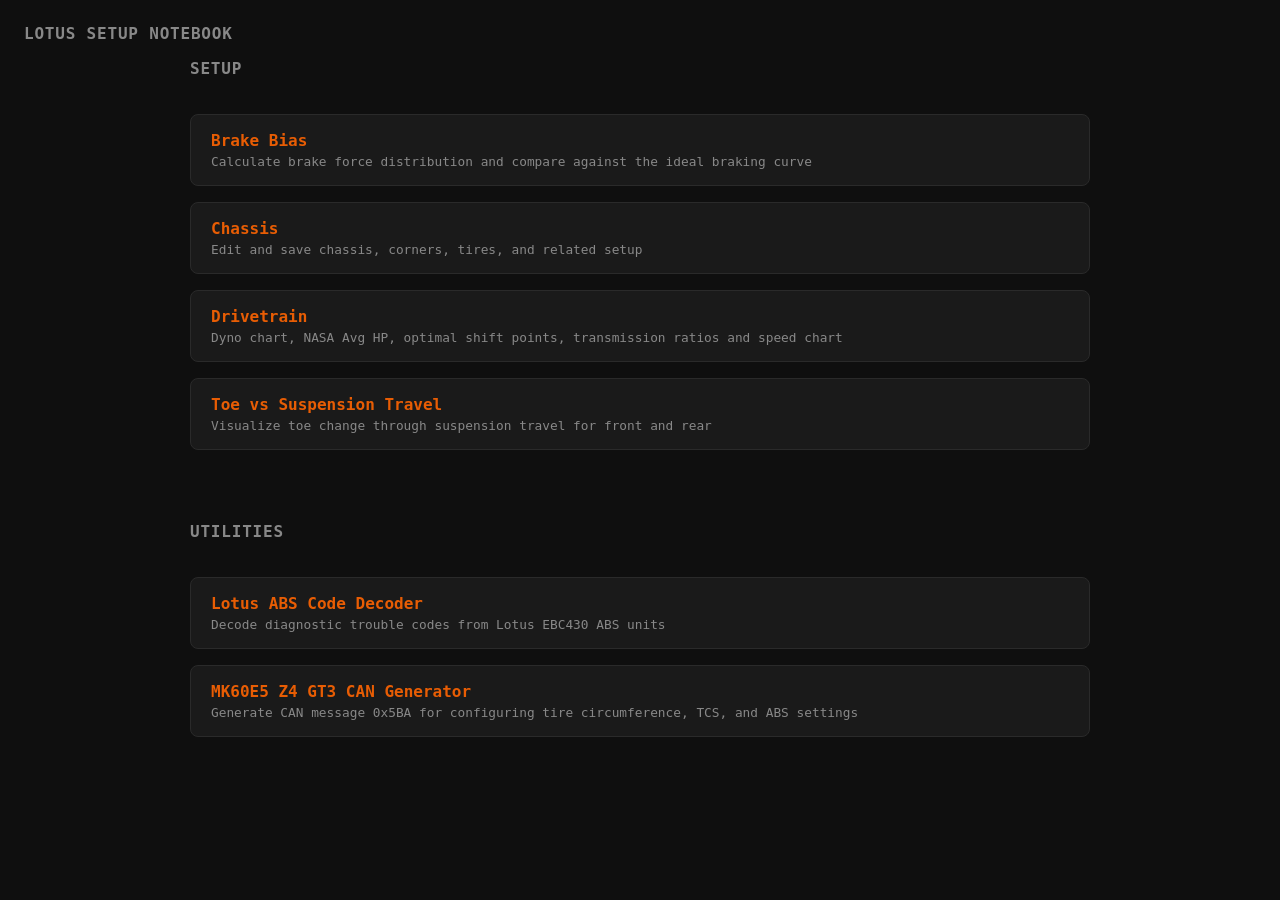
<file: index.html>
<!DOCTYPE html>
<html lang="en">
<head>
  <meta charset="UTF-8">
  <meta name="viewport" content="width=device-width, initial-scale=1.0">
  <link rel="icon" href="favicon.png">
  <title>Lotus Setup Notebook</title>
  <link rel="stylesheet" href="shared.css">
  <style>
    .tool-list {
      list-style: none;
      padding: 0;
      margin: 0;
    }
    .tool-list li {
      margin-bottom: 1rem;
    }
    .tool-list a {
      display: block;
      padding: 1rem 1.25rem;
      background: var(--surface);
      border: 1px solid var(--border);
      border-radius: 8px;
      color: var(--text);
      text-decoration: none;
      transition: border-color 0.15s, background 0.15s;
    }
    .tool-list a:hover {
      border-color: var(--accent);
      background: rgba(232, 93, 4, 0.05);
    }
    .tool-name {
      font-size: 1rem;
      font-weight: 600;
      color: var(--accent);
      margin-bottom: 0.25rem;
    }
    .tool-desc {
      font-size: 0.8rem;
      color: var(--muted);
    }
    .section-heading {
      font-size: 1rem;
      font-weight: 600;
      color: var(--muted);
      margin: 2rem 0 0.75rem;
      text-transform: uppercase;
      letter-spacing: 0.05em;
    }
    .section-heading:first-of-type {
      margin-top: 0;
    }
  </style>
</head>
<body>
  <h1>Lotus Setup Notebook</h1>
  <div class="layout">
    <h2 class="section-heading">Setup</h2>
    <ul class="tool-list">
      <li>
        <a href="lotus-brake-bias.html">
          <div class="tool-name">Brake Bias</div>
          <div class="tool-desc">Calculate brake force distribution and compare against the ideal braking curve</div>
        </a>
      </li>
      <li>
        <a href="chassis.html">
          <div class="tool-name">Chassis</div>
          <div class="tool-desc">Edit and save chassis, corners, tires, and related setup</div>
        </a>
      </li>
      <li>
        <a href="drivetrain.html">
          <div class="tool-name">Drivetrain</div>
          <div class="tool-desc">Dyno chart, NASA Avg HP, optimal shift points, transmission ratios and speed chart</div>
        </a>
      </li>
      <li>
        <a href="lotus-toe-curves.html">
          <div class="tool-name">Toe vs Suspension Travel</div>
          <div class="tool-desc">Visualize toe change through suspension travel for front and rear</div>
        </a>
      </li>
    </ul>
    <h2 class="section-heading">Utilities</h2>
    <ul class="tool-list">
      <li>
        <a href="lotus-ebc430-abs-decoder.html">
          <div class="tool-name">Lotus ABS Code Decoder</div>
          <div class="tool-desc">Decode diagnostic trouble codes from Lotus EBC430 ABS units</div>
        </a>
      </li>
      <li>
        <a href="mk60e5-z4-gt3-can-generator.html">
          <div class="tool-name">MK60E5 Z4 GT3 CAN Generator</div>
          <div class="tool-desc">Generate CAN message 0x5BA for configuring tire circumference, TCS, and ABS settings</div>
        </a>
      </li>
    </ul>
  </div>
</body>
</html>
</file>
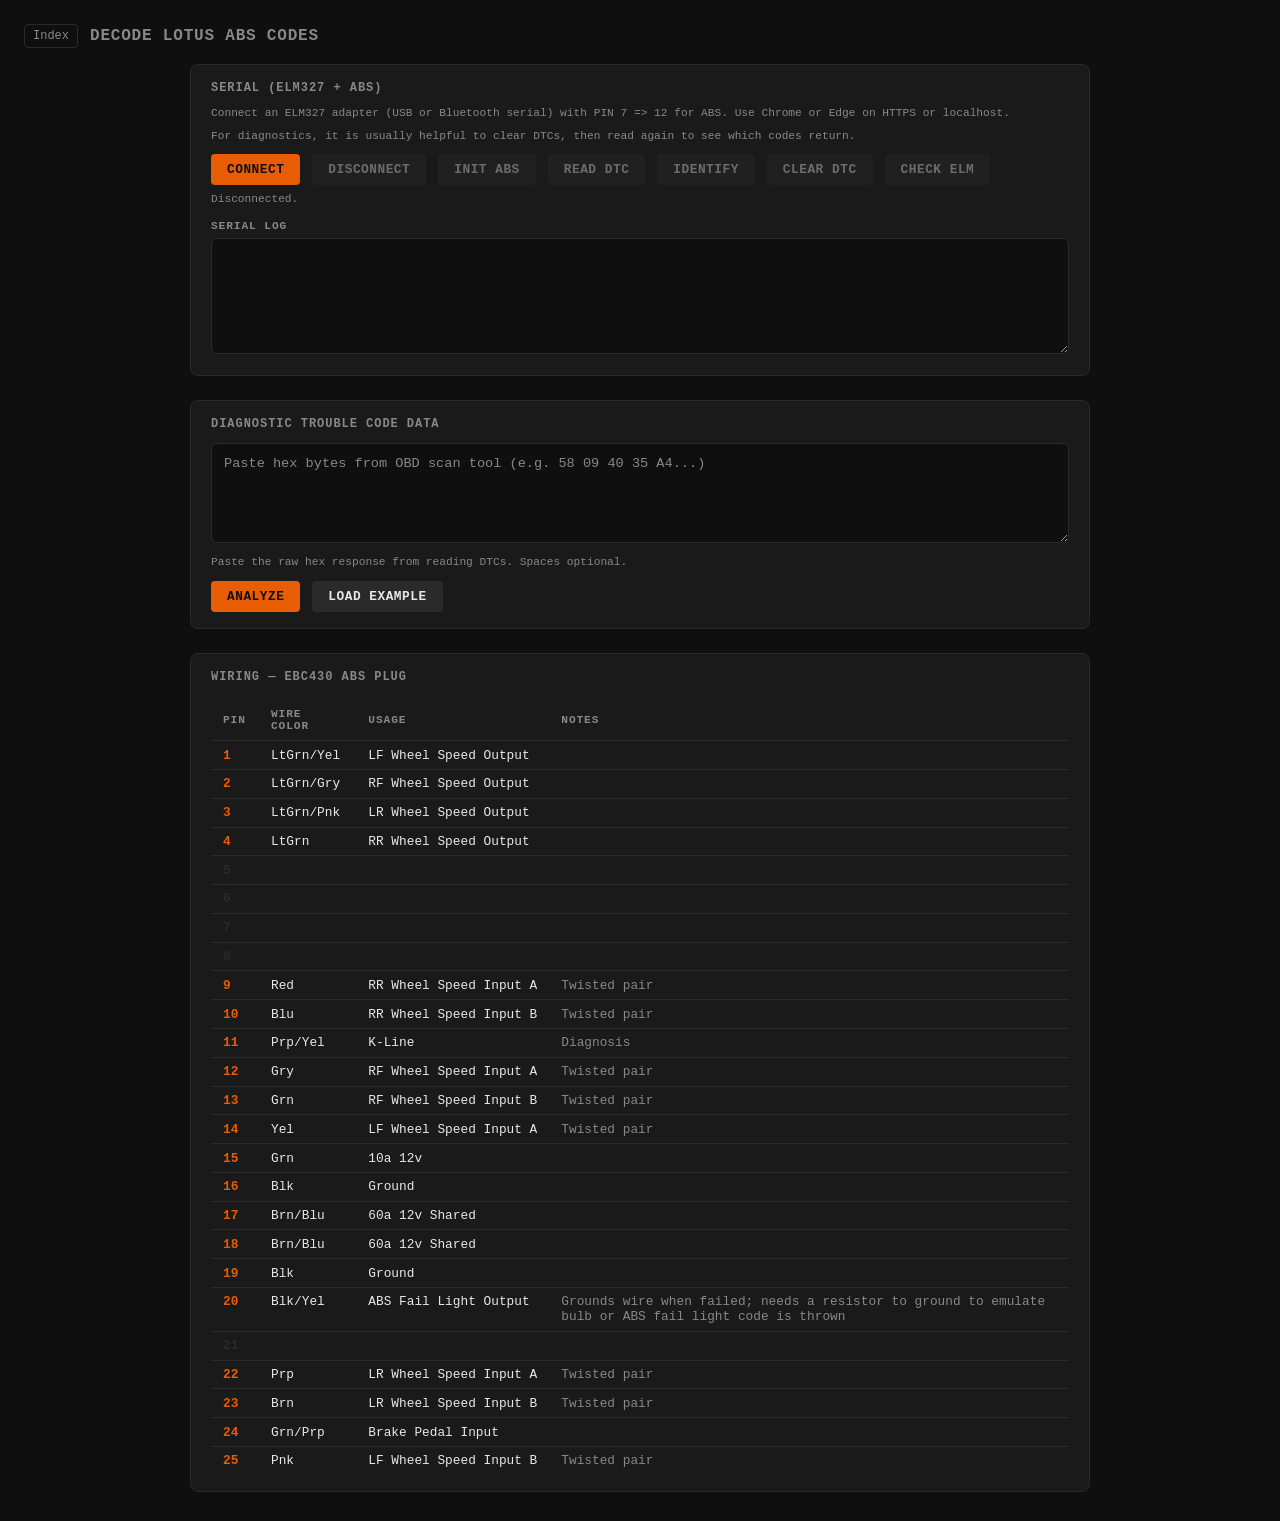
<file: lotus-ebc430-abs-decoder.html>
<!DOCTYPE html>
<html lang="en">
<head>
  <meta charset="UTF-8">
  <meta name="viewport" content="width=device-width, initial-scale=1.0">
  <link rel="icon" href="favicon.png">
  <title>Decode Lotus ABS Codes</title>
  <script src="utils.js"></script>
  <link rel="stylesheet" href="shared.css">
  <style>
    .results-panel { display: none; }
    .results-panel.visible { display: block; }
    .no-codes { font-size: 0.85rem; color: var(--success); padding: 1rem; text-align: center; }
    .code-cell { font-weight: 600; color: var(--accent); white-space: nowrap; }
    .num-cell { color: var(--muted); width: 2rem; }
    .serial-log { font-size: 0.8rem; margin-top: 0.25rem; }
    #serial-controls button:disabled {
      opacity: 0.4;
      cursor: not-allowed;
    }
    .wiring-table { font-size: 0.8rem; }
    .wiring-table td { padding: 0.4rem 0.75rem; }
    .wiring-table .pin-num { font-weight: 600; color: var(--accent); white-space: nowrap; width: 3rem; }
    .wiring-table .pin-usage { color: var(--text); white-space: nowrap; }
    .wiring-table .pin-notes { color: var(--muted); }
    .wiring-table .empty-row td { color: var(--border); }
    .notes-section { margin-top: 1rem; }
  </style>
</head>
<body>
  <div class="header">
    <a href="index.html" class="back-link">Index</a>
    <h1>Decode Lotus ABS Codes</h1>
  </div>
  <div class="layout">
    <div class="panel">
      <h2>Serial (ELM327 + ABS)</h2>
      <p class="hint">Connect an ELM327 adapter (USB or Bluetooth serial) with PIN 7 => 12 for ABS. Use Chrome or Edge on HTTPS or localhost.</p>
      <p class="hint">For diagnostics, it is usually helpful to clear DTCs, then read again to see which codes return.</p>
      <div id="serial-unsupported" class="error" style="display: none;">Serial not available in this browser. Use Chrome or Edge and ensure the page is served over HTTPS or localhost.</div>
      <div id="serial-controls">
        <div class="button-row">
          <button type="button" id="serial-connect">Connect</button>
          <button type="button" id="serial-disconnect" class="secondary" disabled>Disconnect</button>
          <button type="button" id="serial-init" class="secondary" disabled>Init ABS</button>
          <button type="button" id="serial-read-dtc" class="secondary" disabled>Read DTC</button>
          <button type="button" id="serial-ident" class="secondary" disabled>Identify</button>
          <button type="button" id="serial-clear-dtc" class="secondary" disabled>Clear DTC</button>
          <button type="button" id="serial-check-elm" class="secondary" disabled>Check ELM</button>
        </div>
        <p class="hint" id="serial-status">Disconnected.</p>
        <label for="serial-log" class="output-label">Serial log</label>
        <textarea id="serial-log" readonly rows="6" class="serial-log"></textarea>
      </div>
    </div>
    <div class="panel">
      <h2>Diagnostic Trouble Code Data</h2>
      <textarea id="dtc-data" placeholder="Paste hex bytes from OBD scan tool (e.g. 58 09 40 35 A4...)"></textarea>
      <p class="hint">Paste the raw hex response from reading DTCs. Spaces optional.</p>
      <p class="error" id="error"></p>
      <div class="button-row">
        <button type="button" id="analyze-btn">Analyze</button>
        <button type="button" id="example-btn" class="secondary">Load Example</button>
      </div>
    </div>

    <div class="panel results-panel" id="results-panel">
      <h2>Results</h2>
      <p class="summary" id="summary"></p>
      <div id="no-codes" class="no-codes" style="display: none;">No diagnostic trouble codes found.</div>
      <table id="dtc-table" style="display: none;">
        <thead>
          <tr>
            <th>#</th>
            <th>Code</th>
            <th>Explanation</th>
          </tr>
        </thead>
        <tbody id="dtc-tbody"></tbody>
      </table>
    </div>

    <div class="panel">
      <h2>Wiring — EBC430 ABS Plug</h2>
      <div class="notes-section">
        <table class="wiring-table">
          <thead>
            <tr>
              <th>Pin</th>
              <th>Wire Color</th>
              <th>Usage</th>
              <th>Notes</th>
            </tr>
          </thead>
          <tbody>
            <tr>
              <td class="pin-num">1</td>
              <td>LtGrn/Yel</td>
              <td class="pin-usage">LF Wheel Speed Output</td>
              <td class="pin-notes"></td>
            </tr>
            <tr>
              <td class="pin-num">2</td>
              <td>LtGrn/Gry</td>
              <td class="pin-usage">RF Wheel Speed Output</td>
              <td class="pin-notes"></td>
            </tr>
            <tr>
              <td class="pin-num">3</td>
              <td>LtGrn/Pnk</td>
              <td class="pin-usage">LR Wheel Speed Output</td>
              <td class="pin-notes"></td>
            </tr>
            <tr>
              <td class="pin-num">4</td>
              <td>LtGrn</td>
              <td class="pin-usage">RR Wheel Speed Output</td>
              <td class="pin-notes"></td>
            </tr>
            <tr class="empty-row">
              <td class="pin-num">5</td>
              <td></td>
              <td class="pin-usage"></td>
              <td class="pin-notes"></td>
            </tr>
            <tr class="empty-row">
              <td class="pin-num">6</td>
              <td></td>
              <td class="pin-usage"></td>
              <td class="pin-notes"></td>
            </tr>
            <tr class="empty-row">
              <td class="pin-num">7</td>
              <td></td>
              <td class="pin-usage"></td>
              <td class="pin-notes"></td>
            </tr>
            <tr class="empty-row">
              <td class="pin-num">8</td>
              <td></td>
              <td class="pin-usage"></td>
              <td class="pin-notes"></td>
            </tr>
            <tr>
              <td class="pin-num">9</td>
              <td>Red</td>
              <td class="pin-usage">RR Wheel Speed Input A</td>
              <td class="pin-notes">Twisted pair</td>
            </tr>
            <tr>
              <td class="pin-num">10</td>
              <td>Blu</td>
              <td class="pin-usage">RR Wheel Speed Input B</td>
              <td class="pin-notes">Twisted pair</td>
            </tr>
            <tr>
              <td class="pin-num">11</td>
              <td>Prp/Yel</td>
              <td class="pin-usage">K-Line</td>
              <td class="pin-notes">Diagnosis</td>
            </tr>
            <tr>
              <td class="pin-num">12</td>
              <td>Gry</td>
              <td class="pin-usage">RF Wheel Speed Input A</td>
              <td class="pin-notes">Twisted pair</td>
            </tr>
            <tr>
              <td class="pin-num">13</td>
              <td>Grn</td>
              <td class="pin-usage">RF Wheel Speed Input B</td>
              <td class="pin-notes">Twisted pair</td>
            </tr>
            <tr>
              <td class="pin-num">14</td>
              <td>Yel</td>
              <td class="pin-usage">LF Wheel Speed Input A</td>
              <td class="pin-notes">Twisted pair</td>
            </tr>
            <tr>
              <td class="pin-num">15</td>
              <td>Grn</td>
              <td class="pin-usage">10a 12v</td>
              <td class="pin-notes"></td>
            </tr>
            <tr>
              <td class="pin-num">16</td>
              <td>Blk</td>
              <td class="pin-usage">Ground</td>
              <td class="pin-notes"></td>
            </tr>
            <tr>
              <td class="pin-num">17</td>
              <td>Brn/Blu</td>
              <td class="pin-usage">60a 12v Shared</td>
              <td class="pin-notes"></td>
            </tr>
            <tr>
              <td class="pin-num">18</td>
              <td>Brn/Blu</td>
              <td class="pin-usage">60a 12v Shared</td>
              <td class="pin-notes"></td>
            </tr>
            <tr>
              <td class="pin-num">19</td>
              <td>Blk</td>
              <td class="pin-usage">Ground</td>
              <td class="pin-notes"></td>
            </tr>
            <tr>
              <td class="pin-num">20</td>
              <td>Blk/Yel</td>
              <td class="pin-usage">ABS Fail Light Output</td>
              <td class="pin-notes">Grounds wire when failed; needs a resistor to ground to emulate bulb or ABS fail light code is thrown</td>
            </tr>
            <tr class="empty-row">
              <td class="pin-num">21</td>
              <td></td>
              <td class="pin-usage"></td>
              <td class="pin-notes"></td>
            </tr>
            <tr>
              <td class="pin-num">22</td>
              <td>Prp</td>
              <td class="pin-usage">LR Wheel Speed Input A</td>
              <td class="pin-notes">Twisted pair</td>
            </tr>
            <tr>
              <td class="pin-num">23</td>
              <td>Brn</td>
              <td class="pin-usage">LR Wheel Speed Input B</td>
              <td class="pin-notes">Twisted pair</td>
            </tr>
            <tr>
              <td class="pin-num">24</td>
              <td>Grn/Prp</td>
              <td class="pin-usage">Brake Pedal Input</td>
              <td class="pin-notes"></td>
            </tr>
            <tr>
              <td class="pin-num">25</td>
              <td>Pnk</td>
              <td class="pin-usage">LF Wheel Speed Input B</td>
              <td class="pin-notes">Twisted pair</td>
            </tr>
          </tbody>
        </table>
      </div>
    </div>
  </div>

  <script>
    const DTC_DEFINITIONS = {
      0x0035: "Front left wheel speed sensor: Short circuit or circuit open",
      0x0040: "Front right wheel speed sensor: Short circuit or circuit open",
      0x0045: "Rear left wheel speed sensor: Short circuit or circuit open",
      0x0050: "Rear right wheel speed sensor: Short circuit or circuit open",
      0x0060: "Front left outlet solenoid valve circuit malfunction",
      0x0065: "Front left inlet solenoid valve circuit malfunction",
      0x0070: "Front right outlet solenoid valve circuit malfunction",
      0x0075: "Front right inlet solenoid valve circuit malfunction",
      0x0080: "Rear left outlet solenoid valve circuit malfunction",
      0x0085: "Rear left inlet solenoid valve circuit malfunction",
      0x0090: "Rear right outlet solenoid valve circuit malfunction",
      0x0095: "Rear right inlet solenoid valve circuit malfunction",
      0x0110: "Return pump: circuit open or shorted, locked or shorted",
      0x0121: "Valve relay circuit malfunction",
      0x0161: "Brake light switch fault",
      0x0232: "Brake system telltale voltage: high, low, or open circuit",
      0x0245: "Wheel speed: sensor erratic signal or error",
      0x0252: "Speed calculation error between 8 bits",
      0x0550: "Replace electronic control unit",
      0x0556: "Watchdog error",
      0x0560: "Replace electronic control unit",
      0x0561: "8 bit RAM / ROM error",
      0x0563: "16 bit ROM error",
      0x0564: "16 bit RAM error",
      0x0800: "Switched battery voltage: high (valve relay) or low (valve relay)"
    };

    function parseDtcResponse(payloadBytes) {
      if (payloadBytes.length < 2) {
        return { error: "Response too short" };
      }

      const dtcCount = payloadBytes[1];
      const expectedLength = 2 + (dtcCount * 3);

      if (payloadBytes.length < expectedLength) {
        return { error: `Expected ${expectedLength} bytes for ${dtcCount} DTCs, got ${payloadBytes.length}` };
      }

      const dtcs = [];

      for (let i = 0; i < dtcCount; i++) {
        const offset = 2 + (3 * i);
        const byte1 = payloadBytes[offset];
        const byte2 = payloadBytes[offset + 1];
        const status = payloadBytes[offset + 2];

        const typeCode = (byte1 >> 6) & 0x3;
        const typeChars = ['P', 'C', 'B', 'U'];
        const typeChar = typeChars[typeCode] || '?';

        const dtcCode = ((byte1 << 8) | byte2) & 0x3FFF;
        const dtcStr = `${typeChar}${dtcCode.toString(16).toUpperCase().padStart(4, '0')}`;
        const explanation = DTC_DEFINITIONS[dtcCode] || "Unknown DTC";

        dtcs.push({
          code: dtcCode,
          typeChar,
          displayCode: dtcStr,
          status,
          explanation
        });
      }

      return {
        sid: payloadBytes[0] - 0x40,
        count: dtcCount,
        dtcs
      };
    }

    function parseHexInput(input) {
      const cleaned = input.trim().replace(/\s+/g, '');

      if (cleaned.length === 0) {
        return { error: "Please paste diagnostic trouble code data" };
      }

      if (!/^[0-9a-fA-F]+$/.test(cleaned)) {
        return { error: "Invalid characters in input. Use hex bytes only (0-9, A-F)" };
      }

      if (cleaned.length % 2 !== 0) {
        return { error: "Invalid data length. Ensure you've pasted the complete response" };
      }

      const bytes = [];
      for (let i = 0; i < cleaned.length; i += 2) {
        bytes.push(parseInt(cleaned.substring(i, i + 2), 16));
      }

      return { bytes };
    }

    const dataInput = $('dtc-data');
    const errorEl = $('error');
    const resultsPanel = $('results-panel');
    const summaryEl = $('summary');
    const noCodesEl = $('no-codes');
    const tableEl = $('dtc-table');
    const tbodyEl = $('dtc-tbody');
    const analyzeBtn = $('analyze-btn');
    const exampleBtn = $('example-btn');

    function analyze() {
      errorEl.textContent = '';
      resultsPanel.classList.remove('visible');

      const parseResult = parseHexInput(dataInput.value);
      if (parseResult.error) {
        errorEl.textContent = parseResult.error;
        return;
      }

      const dtcResult = parseDtcResponse(parseResult.bytes);
      if (dtcResult.error) {
        errorEl.textContent = dtcResult.error;
        return;
      }

      displayDtcResult(dtcResult);
    }

    function displayDtcResult(dtcResult) {
      const chassisDtcs = dtcResult.dtcs.filter(d => d.typeChar === 'C');

      summaryEl.innerHTML = `Found <strong>${dtcResult.count}</strong> total DTC(s), ` +
        `<strong>${chassisDtcs.length}</strong> chassis code(s) displayed.`;

      tbodyEl.innerHTML = '';

      if (chassisDtcs.length === 0) {
        noCodesEl.style.display = '';
        tableEl.style.display = 'none';
      } else {
        noCodesEl.style.display = 'none';
        tableEl.style.display = '';

        chassisDtcs.forEach((dtc, index) => {
          const row = document.createElement('tr');
          row.innerHTML = `
            <td class="num-cell">${index + 1}</td>
            <td class="code-cell">${dtc.displayCode}</td>
            <td class="explanation-cell">${dtc.explanation}</td>
          `;
          tbodyEl.appendChild(row);
        });
      }

      resultsPanel.classList.add('visible');
    }

    function loadExample() {
      dataInput.value = "58 09 40 35 A4 40 40 A4 40 45 A4 40 50 A4 40 35 A5 40 40 A5 40 40 A6 41 61 20 42 32 61";
      analyze();
    }

    analyzeBtn.addEventListener('click', analyze);
    exampleBtn.addEventListener('click', loadExample);

    dataInput.addEventListener('keydown', (e) => {
      if (e.key === 'Enter' && !e.shiftKey) {
        e.preventDefault();
        analyze();
      }
    });

    // --- Serial (Web Serial API) ---
    const serialUnsupported = $('serial-unsupported');
    const serialConnectBtn = $('serial-connect');
    const serialDisconnectBtn = $('serial-disconnect');
    const serialInitBtn = $('serial-init');
    const serialReadDtcBtn = $('serial-read-dtc');
    const serialIdentBtn = $('serial-ident');
    const serialClearBtn = $('serial-clear-dtc');
    const serialCheckElmBtn = $('serial-check-elm');
    const serialStatus = $('serial-status');
    const serialLog = $('serial-log');

    if (!('serial' in navigator)) {
      serialUnsupported.style.display = 'block';
      serialConnectBtn.disabled = true;
      serialDisconnectBtn.disabled = true;
      serialInitBtn.disabled = true;
      serialReadDtcBtn.disabled = true;
      serialIdentBtn.disabled = true;
      serialClearBtn.disabled = true;
      serialCheckElmBtn.disabled = true;
    }

    let serialPort = null;
    let serialReader = null;
    let inputBuffer = '';

    function debugLog(...args) {
      if (typeof console !== 'undefined' && console.log) {
        console.log('[EBC430 ABS]', ...args);
      }
    }

    function appendSerialLog(text) {
      const line = serialLog.value ? serialLog.value + '\n' + text : text;
      serialLog.value = line.slice(-8000);
      serialLog.scrollTop = serialLog.scrollHeight;
      debugLog(text);
    }

    function setSerialConnected(connected) {
      serialConnectBtn.disabled = connected;
      serialDisconnectBtn.disabled = !connected;
      serialInitBtn.disabled = !connected;
      serialReadDtcBtn.disabled = !connected;
      serialIdentBtn.disabled = !connected;
      serialClearBtn.disabled = !connected;
      serialCheckElmBtn.disabled = !connected;
      serialStatus.textContent = connected ? 'Connected.' : 'Disconnected.';
    }

    async function sendLine(line) {
      if (!serialPort || !serialPort.writable) return;
      const writer = serialPort.writable.getWriter();
      try {
        appendSerialLog('> ' + line);
        await writer.write(new TextEncoder().encode(line + '\r'));
      } finally {
        writer.releaseLock();
      }
    }

    async function readLoop() {
      while (serialPort && serialPort.readable) {
        serialReader = serialPort.readable.getReader();
        try {
          while (true) {
            const { value, done } = await serialReader.read();
            if (done) break;
            if (value) {
              const text = typeof value === 'string' ? value : new TextDecoder().decode(value);
              inputBuffer += text;
              debugLog('Raw In:', text);
            }
          }
        } catch (e) {
          debugLog('Read error:', e);
        } finally {
          serialReader.releaseLock();
          serialReader = null;
        }
        break;
      }
    }

    async function readLinesWithTimeout(ms) {
      const timeout = Date.now() + ms;
      while (Date.now() < timeout) {
        if (inputBuffer.includes('\r') || inputBuffer.includes('\n') || inputBuffer.includes('>')) break;
        await new Promise(r => setTimeout(r, 50));
      }

      // Split on any CR/LF sequence and trim; drop empty lines and lone prompts
      const rawLines = inputBuffer.split(/[\r\n]+/);
      inputBuffer = '';

      const lines = rawLines
        .map(l => l.trim())
        .filter(l => l && l !== '>');

      lines.forEach(l => appendSerialLog('< ' + l));
      return lines;
    }

    async function connectSerial() {
      try {
        debugLog('Requesting serial port for ELM327…');
        serialPort = await navigator.serial.requestPort();
        await serialPort.open({ baudRate: 38400 });
        debugLog('Serial port opened at 38400 baud.', serialPort.getInfo && serialPort.getInfo());
        inputBuffer = '';
        if (serialPort.setSignals) {
          await serialPort.setSignals({ dataTerminalReady: true, requestToSend: true });
          debugLog('Serial control signals set: DTR=true, RTS=true');
        }
        readLoop();
        await new Promise(r => setTimeout(r, 100));
        setSerialConnected(true);
        appendSerialLog('Connected at 38400 baud.');
        serialStatus.textContent = 'Initializing ABS...';
        const elmOk = await initAbs();
        if (!elmOk) {
          serialStatus.textContent = 'No response from ELM adapter. Check power/wiring.';
          appendSerialLog('No response from ELM during init.');
          debugLog('InitAbs: no response from adapter.');
          return;
        }
        serialStatus.textContent = 'Connected. Reading identification...';
        await identifyAbs();
      } catch (e) {
        appendSerialLog('Connect failed: ' + (e.message || e));
        debugLog('Connect failed', e);
      }
    }

    async function disconnectSerial() {
      if (!serialPort) return;
      try {
        debugLog('Disconnecting serial…');
        await serialPort.close();
      } catch (e) {
        appendSerialLog('Disconnect: ' + (e.message || e));
        debugLog('Disconnect error', e);
      }
      serialPort = null;
      inputBuffer = '';
      setSerialConnected(false);
      appendSerialLog('Disconnected.');
    }

    async function initAbs() {
      if (!serialPort || !serialPort.writable) {
        appendSerialLog('Init requested but serial is not connected.');
        serialStatus.textContent = 'Not connected.';
        return false;
      }
      debugLog('Starting initAbs sequence…');
      const cmds = ['ATZ', 'AT L1', 'AT SH 812BF1', 'AT WM 812BF13E', 'AT SP 5'];
      let sawResponse = false;
      for (const cmd of cmds) {
        debugLog('Sending init command', cmd);
        await sendLine(cmd);
        await new Promise(r => setTimeout(r, cmd === 'ATZ' ? 1000 : 400));
        const lines = await readLinesWithTimeout(1200);
        debugLog('Init command response lines', cmd, lines);
        if (lines && lines.length) sawResponse = true;
        const busErr = getBusErrorLine(lines);
        if (busErr) {
          serialStatus.textContent = 'ABS not connected: BUS INIT/BUS ERROR. Check K-line wiring (pin 7 → 12).';
          appendSerialLog('Bus error: ' + busErr);
          appendSerialLog('Check adapter wiring to ABS (e.g. pin 7 to pin 12 on connector).');
        }
      }
      appendSerialLog('Init sequence sent.');
      debugLog('InitAbs complete, sawResponse =', sawResponse);
      return sawResponse;
    }

    function extractHexLine(lines) {
      for (const line of lines) {
        const hexOnly = line.replace(/\s+/g, ' ').trim();
        if (/^[0-9A-Fa-f\s]+$/.test(hexOnly) && hexOnly.replace(/\s/g, '').length >= 16 && (hexOnly.includes('58') || hexOnly.includes('59'))) {
          return hexOnly;
        }
      }
      return null;
    }

    function getBusErrorLine(lines) {
      if (!lines || !lines.length) return null;
      const err = lines.find(l => /BUS\s*INIT|BUS\s*ERROR/i.test(l));
      return err || null;
    }

    async function readDtcSerial() {
      if (!serialPort || !serialPort.writable) {
        appendSerialLog('Read DTC requested but serial is not connected.');
        serialStatus.textContent = 'Not connected.';
        return;
      }
      debugLog('Requesting DTC read…');
      errorEl.textContent = '';
      resultsPanel.classList.remove('visible');
      await sendLine('18 00 FF 00');
      const lines = await readLinesWithTimeout(2500);
       debugLog('Raw DTC response lines', lines);
      const hexLine = extractHexLine(lines);
      if (!hexLine) {
        const busErr = getBusErrorLine(lines);
        if (busErr) {
          errorEl.textContent = 'ABS bus error (not connected). Check K-line wiring: pin 7 → 12 on the ABS connector.';
          serialStatus.textContent = 'BUS ERROR: check K-line (pin 7 → 12).';
          appendSerialLog('No DTC hex line; bus error: ' + busErr);
        } else {
          errorEl.textContent = 'No valid DTC response from ABS. Check init and adapter.';
          appendSerialLog('No DTC hex line found in response.');
        }
        debugLog('No hex DTC line could be extracted from response.');
        return;
      }
      debugLog('Using hex line for DTC parse', hexLine);
      const parseResult = parseHexInput(hexLine);
      if (parseResult.error) {
        errorEl.textContent = parseResult.error;
        appendSerialLog('Parse: ' + parseResult.error);
        return;
      }
      const dtcResult = parseDtcResponse(parseResult.bytes);
      if (dtcResult.error) {
        errorEl.textContent = dtcResult.error;
        appendSerialLog('DTC: ' + dtcResult.error);
        debugLog('DTC parse error', dtcResult.error);
        return;
      }
      debugLog('DTC decode result', dtcResult);
      displayDtcResult(dtcResult);
    }

    async function identifyAbs() {
      if (!serialPort || !serialPort.writable) {
        appendSerialLog('Identify requested but serial is not connected.');
        serialStatus.textContent = 'Not connected.';
        return;
      }
      debugLog('Requesting ABS identification…');
      errorEl.textContent = '';
      await sendLine('1A 80');
      const lines = await readLinesWithTimeout(2500);
      debugLog('Identification response lines', lines);
      const busErr = getBusErrorLine(lines);
      if (busErr) {
        appendSerialLog('Identification response: ' + busErr);
        serialStatus.textContent = 'ABS not connected: BUS ERROR. Check K-line (pin 7 → 12).';
        return;
      }
      if (!lines.length) {
        appendSerialLog('No identification response.');
        serialStatus.textContent = 'No identification response.';
        return;
      }
      appendSerialLog('Identification complete.');
      serialStatus.textContent = 'Identification received (see serial log).';
    }

    async function clearDtcSerial() {
      if (!serialPort || !serialPort.writable) {
        appendSerialLog('Clear DTC requested but serial is not connected.');
        serialStatus.textContent = 'Not connected.';
        return;
      }
      debugLog('Requesting DTC clear…');
      errorEl.textContent = '';
      await sendLine('14 FF 00');
      const lines = await readLinesWithTimeout(2500);
      debugLog('Clear DTC response lines', lines);
      if (!lines.length) {
        appendSerialLog('No response to clear command.');
      }
      appendSerialLog('Clear DTC command sent.');
      serialStatus.textContent = 'Clear command sent (cycle ignition and re-read).';
    }

    async function checkElm() {
      if (!serialPort || !serialPort.writable) {
        appendSerialLog('Check ELM requested but serial is not connected.');
        serialStatus.textContent = 'Not connected.';
        return;
      }
      debugLog('Check ELM: sending ATZ then ATI…');
      serialStatus.textContent = 'Checking ELM…';
      await sendLine('ATZ');
      await new Promise(r => setTimeout(r, 1000));
      await readLinesWithTimeout(1500);
      await sendLine('ATI');
      const lines = await readLinesWithTimeout(2000);
      debugLog('Check ELM response lines', lines);
      if (lines && lines.length) {
        const versionLine = lines.find(l => /ELM|OBD|v\d/i.test(l)) || lines[0];
        serialStatus.textContent = 'ELM: ' + versionLine;
        appendSerialLog('Check ELM: ' + versionLine);
      } else {
        serialStatus.textContent = 'No ELM response. Check baud/power.';
        appendSerialLog('Check ELM: no response.');
      }
    }

    // Ensure a clean initial state when serial is supported
    if ('serial' in navigator) {
      setSerialConnected(false);
    }

    serialConnectBtn.addEventListener('click', connectSerial);
    serialDisconnectBtn.addEventListener('click', disconnectSerial);
    serialInitBtn.addEventListener('click', initAbs);
    serialReadDtcBtn.addEventListener('click', readDtcSerial);
    serialIdentBtn.addEventListener('click', identifyAbs);
    serialClearBtn.addEventListener('click', clearDtcSerial);
    serialCheckElmBtn.addEventListener('click', checkElm);
  </script>
</body>
</html>
</file>
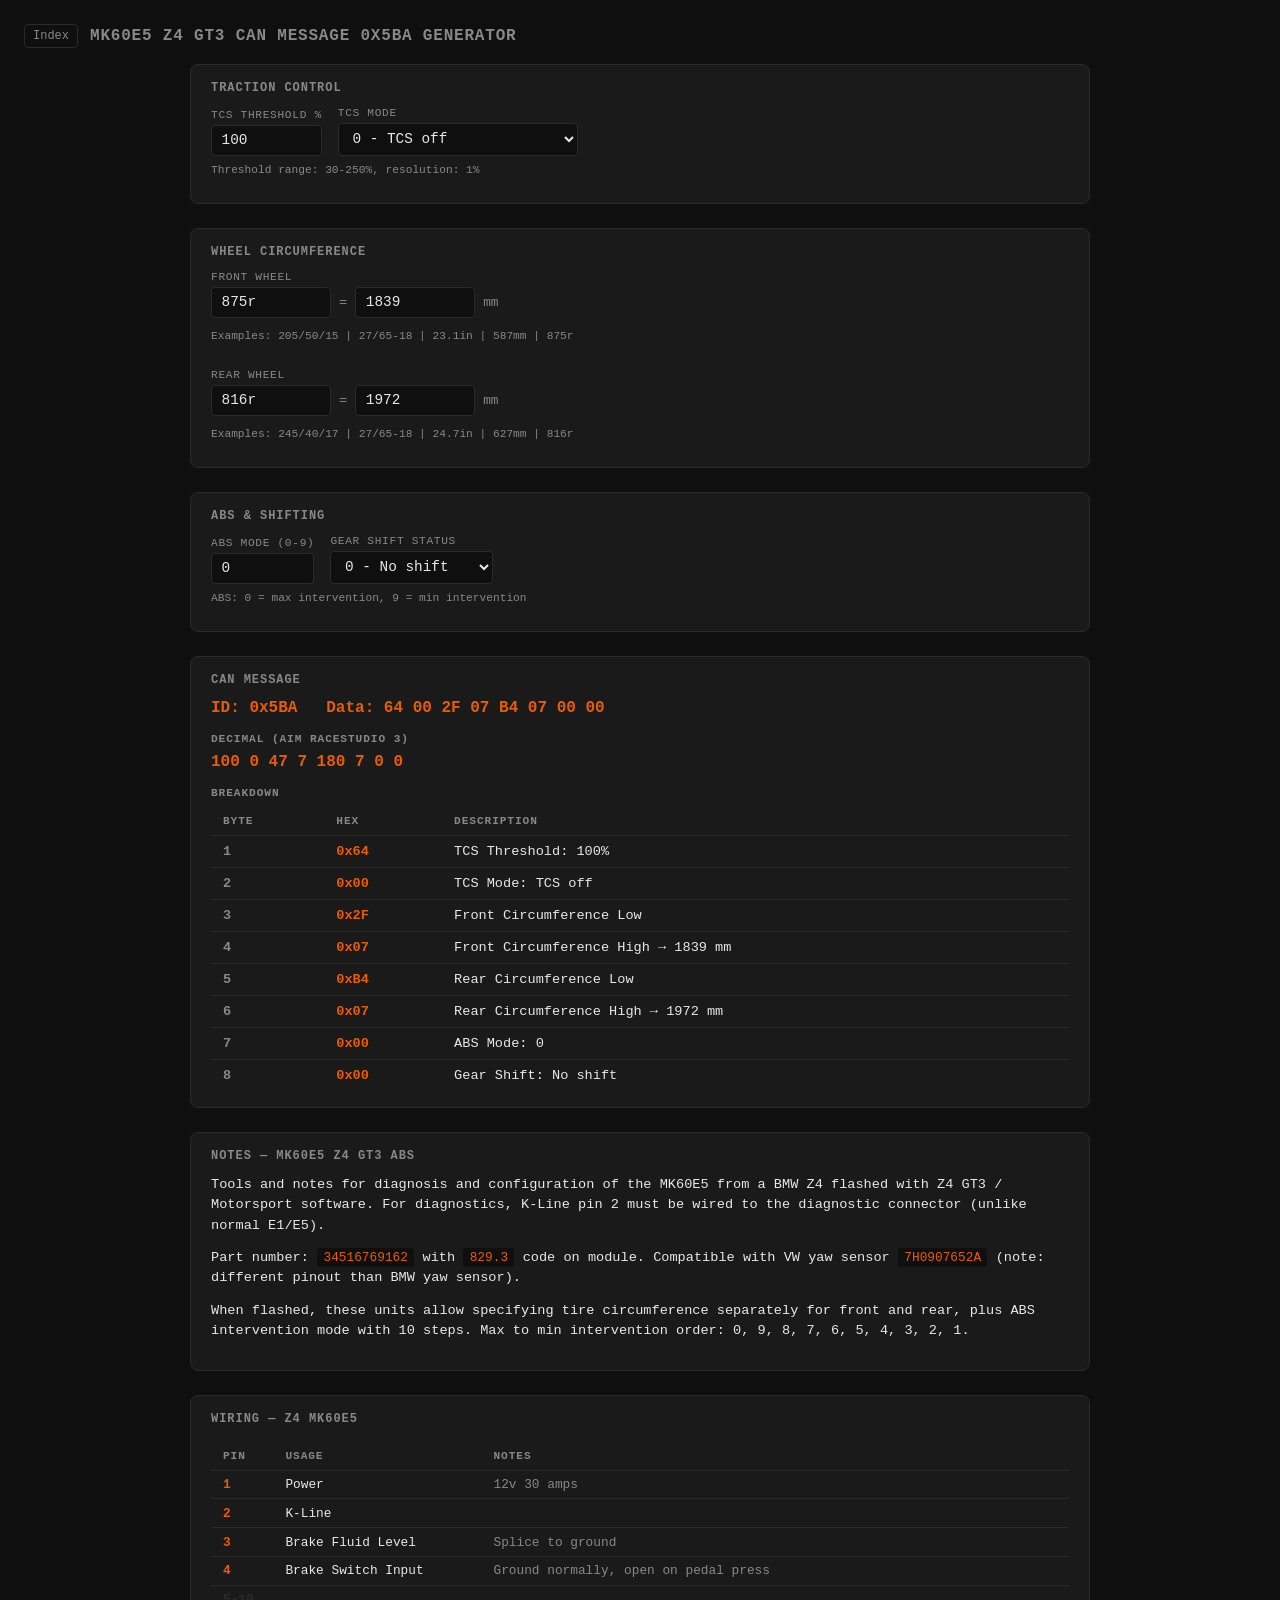
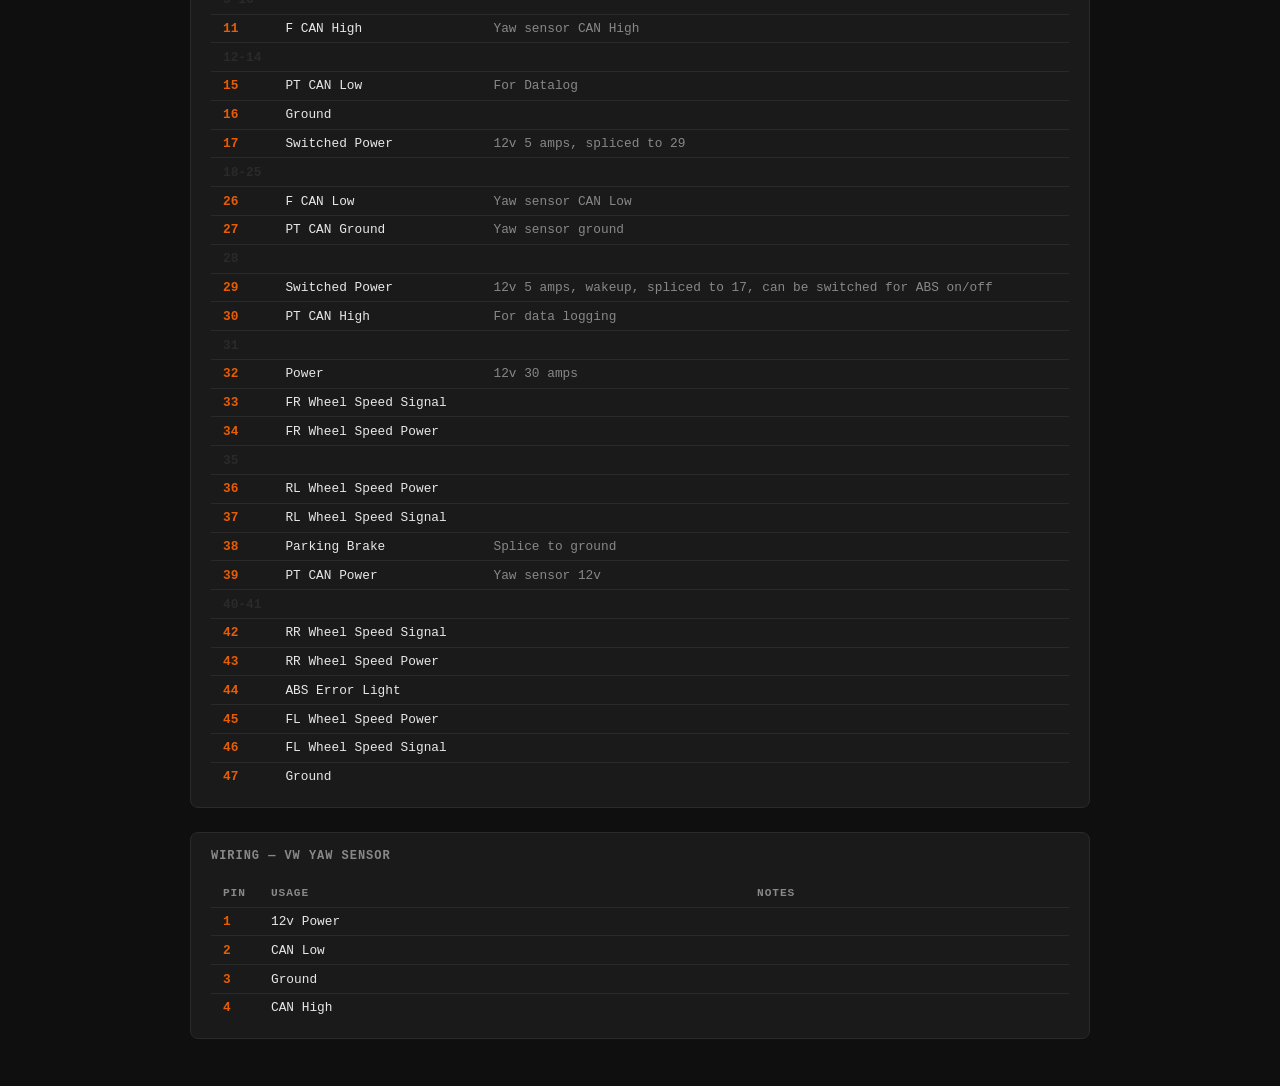
<file: mk60e5-z4-gt3-can-generator.html>
<!DOCTYPE html>
<html lang="en">
<head>
  <meta charset="UTF-8">
  <meta name="viewport" content="width=device-width, initial-scale=1.0">
  <link rel="icon" href="favicon.png">
  <title>MK60E5 Z4 GT3 CAN Message 0x5BA Generator</title>
  <script src="utils.js"></script>
  <script src="setup.js"></script>
  <link rel="stylesheet" href="shared.css">
  <style>
    .output-placeholder {
      font-size: 0.85rem;
      color: var(--muted);
      padding: 1rem;
      text-align: center;
    }
    .output-section { margin-top: 1rem; }
    .byte-num { font-weight: 600; color: var(--muted); white-space: nowrap; }
    .byte-hex { font-weight: 600; color: var(--accent); white-space: nowrap; }
    .byte-desc { color: var(--text); }
    .wiring-table { font-size: 0.8rem; }
    .wiring-table td { padding: 0.4rem 0.75rem; }
    .wiring-table .pin-num { font-weight: 600; color: var(--accent); white-space: nowrap; width: 3rem; }
    .wiring-table .pin-usage { color: var(--text); white-space: nowrap; }
    .wiring-table .pin-notes { color: var(--muted); }
    .wiring-table .empty-row td { color: var(--border); }
    .notes-section { margin-top: 1rem; }
    .notes-section h3:first-child { margin-top: 0; }
  </style>
</head>
<body>
  <div class="header">
    <a href="index.html" class="back-link">Index</a>
    <h1>MK60E5 Z4 GT3 CAN Message 0x5BA Generator</h1>
  </div>
  <div class="layout">
    <div class="panel">
      <h2>Traction Control</h2>
      <div class="inputs">
        <div class="field">
          <label for="tcs-threshold">TCS Threshold %</label>
          <input type="number" id="tcs-threshold" min="30" max="250" value="100" oninput="debouncedGenerate()">
        </div>
        <div class="field field-wide">
          <label for="tcs-modus">TCS Mode</label>
          <select id="tcs-modus" onchange="generateMessage()">
            <option value="0">0 - TCS off</option>
            <option value="1">1 - High base threshold</option>
            <option value="2">2 - Low base threshold</option>
          </select>
        </div>
      </div>
      <p class="hint">Threshold range: 30-250%, resolution: 1%</p>
    </div>

    <div class="panel">
      <h2>Wheel Circumference</h2>
      <div class="field" style="margin-bottom: 1rem;">
        <label for="tire-front">Front Wheel</label>
        <div class="inline-inputs">
          <input type="text" id="tire-front" value="" oninput="updateCircumference('front')">
          <span class="separator">=</span>
          <input type="number" id="circ-front" placeholder="mm" min="1440" max="2880" oninput="updateCircumferenceManual('front')">
          <span class="unit">mm</span>
        </div>
        <p class="hint">Examples: 205/50/15 | 27/65-18 | 23.1in | 587mm | 875r</p>
      </div>
      <div class="field">
        <label for="tire-rear">Rear Wheel</label>
        <div class="inline-inputs">
          <input type="text" id="tire-rear" value="" oninput="updateCircumference('rear')">
          <span class="separator">=</span>
          <input type="number" id="circ-rear" placeholder="mm" min="1440" max="2880" oninput="updateCircumferenceManual('rear')">
          <span class="unit">mm</span>
        </div>
        <p class="hint">Examples: 245/40/17 | 27/65-18 | 24.7in | 627mm | 816r</p>
      </div>
    </div>

    <div class="panel">
      <h2>ABS & Shifting</h2>
      <div class="inputs">
        <div class="field">
          <label for="abs-mode">ABS Mode (0-9)</label>
          <input type="number" id="abs-mode" min="0" max="9" value="0" oninput="debouncedGenerate()">
        </div>
        <div class="field field-wide">
          <label for="gear-shift">Gear Shift Status</label>
          <select id="gear-shift" onchange="generateMessage()">
            <option value="0">0 - No shift</option>
            <option value="1">1 - Up shift</option>
            <option value="2">2 - Down shift</option>
          </select>
        </div>
      </div>
      <p class="hint">ABS: 0 = max intervention, 9 = min intervention</p>
    </div>

    <div class="panel" id="output">
      <div class="output-placeholder">Enter valid tire sizes to generate CAN message</div>
    </div>

    <div class="panel">
      <h2>Notes — MK60E5 Z4 GT3 ABS</h2>
      <div class="notes-content">
        <p>Tools and notes for diagnosis and configuration of the MK60E5 from a BMW Z4 flashed with Z4 GT3 / Motorsport software. For diagnostics, K-Line pin 2 must be wired to the diagnostic connector (unlike normal E1/E5).</p>
        <p>Part number: <code>34516769162</code> with <code>829.3</code> code on module. Compatible with VW yaw sensor <code>7H0907652A</code> (note: different pinout than BMW yaw sensor).</p>
        <p>When flashed, these units allow specifying tire circumference separately for front and rear, plus ABS intervention mode with 10 steps. Max to min intervention order: 0, 9, 8, 7, 6, 5, 4, 3, 2, 1.</p>
      </div>
    </div>

    <div class="panel">
      <h2>Wiring — Z4 MK60E5</h2>
      <div class="notes-section">
        <table class="wiring-table">
          <thead>
            <tr>
              <th>Pin</th>
              <th>Usage</th>
              <th>Notes</th>
            </tr>
          </thead>
          <tbody>
            <tr>
              <td class="pin-num">1</td>
              <td class="pin-usage">Power</td>
              <td class="pin-notes">12v 30 amps</td>
            </tr>
            <tr>
              <td class="pin-num">2</td>
              <td class="pin-usage">K-Line</td>
              <td class="pin-notes"></td>
            </tr>
            <tr>
              <td class="pin-num">3</td>
              <td class="pin-usage">Brake Fluid Level</td>
              <td class="pin-notes">Splice to ground</td>
            </tr>
            <tr>
              <td class="pin-num">4</td>
              <td class="pin-usage">Brake Switch Input</td>
              <td class="pin-notes">Ground normally, open on pedal press</td>
            </tr>
            <tr class="empty-row">
              <td class="pin-num">5-10</td>
              <td class="pin-usage"></td>
              <td class="pin-notes"></td>
            </tr>
            <tr>
              <td class="pin-num">11</td>
              <td class="pin-usage">F CAN High</td>
              <td class="pin-notes">Yaw sensor CAN High</td>
            </tr>
            <tr class="empty-row">
              <td class="pin-num">12-14</td>
              <td class="pin-usage"></td>
              <td class="pin-notes"></td>
            </tr>
            <tr>
              <td class="pin-num">15</td>
              <td class="pin-usage">PT CAN Low</td>
              <td class="pin-notes">For Datalog</td>
            </tr>
            <tr>
              <td class="pin-num">16</td>
              <td class="pin-usage">Ground</td>
              <td class="pin-notes"></td>
            </tr>
            <tr>
              <td class="pin-num">17</td>
              <td class="pin-usage">Switched Power</td>
              <td class="pin-notes">12v 5 amps, spliced to 29</td>
            </tr>
            <tr class="empty-row">
              <td class="pin-num">18-25</td>
              <td class="pin-usage"></td>
              <td class="pin-notes"></td>
            </tr>
            <tr>
              <td class="pin-num">26</td>
              <td class="pin-usage">F CAN Low</td>
              <td class="pin-notes">Yaw sensor CAN Low</td>
            </tr>
            <tr>
              <td class="pin-num">27</td>
              <td class="pin-usage">PT CAN Ground</td>
              <td class="pin-notes">Yaw sensor ground</td>
            </tr>
            <tr class="empty-row">
              <td class="pin-num">28</td>
              <td class="pin-usage"></td>
              <td class="pin-notes"></td>
            </tr>
            <tr>
              <td class="pin-num">29</td>
              <td class="pin-usage">Switched Power</td>
              <td class="pin-notes">12v 5 amps, wakeup, spliced to 17, can be switched for ABS on/off</td>
            </tr>
            <tr>
              <td class="pin-num">30</td>
              <td class="pin-usage">PT CAN High</td>
              <td class="pin-notes">For data logging</td>
            </tr>
            <tr class="empty-row">
              <td class="pin-num">31</td>
              <td class="pin-usage"></td>
              <td class="pin-notes"></td>
            </tr>
            <tr>
              <td class="pin-num">32</td>
              <td class="pin-usage">Power</td>
              <td class="pin-notes">12v 30 amps</td>
            </tr>
            <tr>
              <td class="pin-num">33</td>
              <td class="pin-usage">FR Wheel Speed Signal</td>
              <td class="pin-notes"></td>
            </tr>
            <tr>
              <td class="pin-num">34</td>
              <td class="pin-usage">FR Wheel Speed Power</td>
              <td class="pin-notes"></td>
            </tr>
            <tr class="empty-row">
              <td class="pin-num">35</td>
              <td class="pin-usage"></td>
              <td class="pin-notes"></td>
            </tr>
            <tr>
              <td class="pin-num">36</td>
              <td class="pin-usage">RL Wheel Speed Power</td>
              <td class="pin-notes"></td>
            </tr>
            <tr>
              <td class="pin-num">37</td>
              <td class="pin-usage">RL Wheel Speed Signal</td>
              <td class="pin-notes"></td>
            </tr>
            <tr>
              <td class="pin-num">38</td>
              <td class="pin-usage">Parking Brake</td>
              <td class="pin-notes">Splice to ground</td>
            </tr>
            <tr>
              <td class="pin-num">39</td>
              <td class="pin-usage">PT CAN Power</td>
              <td class="pin-notes">Yaw sensor 12v</td>
            </tr>
            <tr class="empty-row">
              <td class="pin-num">40-41</td>
              <td class="pin-usage"></td>
              <td class="pin-notes"></td>
            </tr>
            <tr>
              <td class="pin-num">42</td>
              <td class="pin-usage">RR Wheel Speed Signal</td>
              <td class="pin-notes"></td>
            </tr>
            <tr>
              <td class="pin-num">43</td>
              <td class="pin-usage">RR Wheel Speed Power</td>
              <td class="pin-notes"></td>
            </tr>
            <tr>
              <td class="pin-num">44</td>
              <td class="pin-usage">ABS Error Light</td>
              <td class="pin-notes"></td>
            </tr>
            <tr>
              <td class="pin-num">45</td>
              <td class="pin-usage">FL Wheel Speed Power</td>
              <td class="pin-notes"></td>
            </tr>
            <tr>
              <td class="pin-num">46</td>
              <td class="pin-usage">FL Wheel Speed Signal</td>
              <td class="pin-notes"></td>
            </tr>
            <tr>
              <td class="pin-num">47</td>
              <td class="pin-usage">Ground</td>
              <td class="pin-notes"></td>
            </tr>
          </tbody>
        </table>
      </div>
    </div>

    <div class="panel">
      <h2>Wiring — VW Yaw Sensor</h2>
      <div class="notes-section">
        <table class="wiring-table">
          <thead>
            <tr>
              <th>Pin</th>
              <th>Usage</th>
              <th>Notes</th>
            </tr>
          </thead>
          <tbody>
            <tr>
              <td class="pin-num">1</td>
              <td class="pin-usage">12v Power</td>
              <td class="pin-notes"></td>
            </tr>
            <tr>
              <td class="pin-num">2</td>
              <td class="pin-usage">CAN Low</td>
              <td class="pin-notes"></td>
            </tr>
            <tr>
              <td class="pin-num">3</td>
              <td class="pin-usage">Ground</td>
              <td class="pin-notes"></td>
            </tr>
            <tr>
              <td class="pin-num">4</td>
              <td class="pin-usage">CAN High</td>
              <td class="pin-notes"></td>
            </tr>
          </tbody>
        </table>
      </div>
    </div>
  </div>

  <script>
    const debouncedGenerate = debounce(generateMessage);

    function calcCircumference(wheel) {
      const tireInput = $(`tire-${wheel}`);
      const circInput = $(`circ-${wheel}`);
      const tireSize = tireInput.value.trim();

      if (tireSize) {
        const circ = parseTireCircumference(tireSize);
        circInput.value = circ || '';
      } else {
        circInput.value = '';
      }
      tireInput.classList.remove('overridden');
    }

    const debouncedUpdateFront = debounce(() => { calcCircumference('front'); generateMessage(); });
    const debouncedUpdateRear = debounce(() => { calcCircumference('rear'); generateMessage(); });

    function updateCircumference(wheel) {
      if (wheel === 'front') debouncedUpdateFront();
      else debouncedUpdateRear();
    }

    const debouncedManualFront = debounce(() => {
      const tireInput = $('tire-front');
      const currentCirc = parseInt($('circ-front').value);
      const calculatedCirc = parseTireCircumference(tireInput.value.trim());
      tireInput.classList.toggle('overridden', calculatedCirc && currentCirc !== calculatedCirc);
      generateMessage();
    });

    const debouncedManualRear = debounce(() => {
      const tireInput = $('tire-rear');
      const currentCirc = parseInt($('circ-rear').value);
      const calculatedCirc = parseTireCircumference(tireInput.value.trim());
      tireInput.classList.toggle('overridden', calculatedCirc && currentCirc !== calculatedCirc);
      generateMessage();
    });

    function updateCircumferenceManual(wheel) {
      if (wheel === 'front') debouncedManualFront();
      else debouncedManualRear();
    }

    function generateMessage() {
      const circFront = parseInt($('circ-front').value);
      const circRear = parseInt($('circ-rear').value);
      const outputEl = $('output');

      if (!circFront || !circRear) {
        outputEl.innerHTML = '<div class="output-placeholder">Enter valid tire sizes to generate CAN message</div>';
        return;
      }

      if (circFront < 1440 || circFront > 2880) {
        outputEl.innerHTML = `<p class="error">Front wheel circumference ${circFront}mm is out of range (1440-2880mm)</p>`;
        return;
      }
      if (circRear < 1440 || circRear > 2880) {
        outputEl.innerHTML = `<p class="error">Rear wheel circumference ${circRear}mm is out of range (1440-2880mm)</p>`;
        return;
      }

      const tcsThreshold = parseInt($('tcs-threshold').value);
      const tcsModus = parseInt($('tcs-modus').value);
      const absMode = parseInt($('abs-mode').value);
      const gearShift = parseInt($('gear-shift').value);

      const circFrontHigh = Math.floor(circFront / 256);
      const circFrontLow = circFront % 256;
      const circRearHigh = Math.floor(circRear / 256);
      const circRearLow = circRear % 256;

      const data = new Uint8Array(8);
      data[0] = tcsThreshold & 0xFF;
      data[1] = tcsModus & 0xFF;
      data[2] = circFrontLow & 0xFF;
      data[3] = circFrontHigh & 0xFF;
      data[4] = circRearLow & 0xFF;
      data[5] = circRearHigh & 0xFF;
      data[6] = absMode & 0x0F;
      data[7] = gearShift & 0x03;

      const hexMessage = Array.from(data)
        .map(b => b.toString(16).toUpperCase().padStart(2, '0'))
        .join(' ');

      const decimalMessage = Array.from(data).join(' ');

      const tcsModusText = ['TCS off', 'High base threshold', 'Low base threshold'][tcsModus];
      const gearShiftText = ['No shift', 'Up shift', 'Down shift'][gearShift];

      outputEl.innerHTML = `
        <h2>CAN Message</h2>
        <div class="output-value">ID: 0x5BA &nbsp; Data: ${hexMessage}</div>

        <div class="output-section">
          <p class="output-label">Decimal (AIM RaceStudio 3)</p>
          <div class="output-value">${decimalMessage}</div>
        </div>

        <div class="output-section">
          <p class="output-label">Breakdown</p>
          <table class="byte-table">
            <thead>
              <tr>
                <th>Byte</th>
                <th>Hex</th>
                <th>Description</th>
              </tr>
            </thead>
            <tbody>
              <tr>
                <td class="byte-num">1</td>
                <td class="byte-hex">0x${data[0].toString(16).toUpperCase().padStart(2, '0')}</td>
                <td class="byte-desc">TCS Threshold: ${tcsThreshold}%</td>
              </tr>
              <tr>
                <td class="byte-num">2</td>
                <td class="byte-hex">0x${data[1].toString(16).toUpperCase().padStart(2, '0')}</td>
                <td class="byte-desc">TCS Mode: ${tcsModusText}</td>
              </tr>
              <tr>
                <td class="byte-num">3</td>
                <td class="byte-hex">0x${data[2].toString(16).toUpperCase().padStart(2, '0')}</td>
                <td class="byte-desc">Front Circumference Low</td>
              </tr>
              <tr>
                <td class="byte-num">4</td>
                <td class="byte-hex">0x${data[3].toString(16).toUpperCase().padStart(2, '0')}</td>
                <td class="byte-desc">Front Circumference High → ${circFront} mm</td>
              </tr>
              <tr>
                <td class="byte-num">5</td>
                <td class="byte-hex">0x${data[4].toString(16).toUpperCase().padStart(2, '0')}</td>
                <td class="byte-desc">Rear Circumference Low</td>
              </tr>
              <tr>
                <td class="byte-num">6</td>
                <td class="byte-hex">0x${data[5].toString(16).toUpperCase().padStart(2, '0')}</td>
                <td class="byte-desc">Rear Circumference High → ${circRear} mm</td>
              </tr>
              <tr>
                <td class="byte-num">7</td>
                <td class="byte-hex">0x${data[6].toString(16).toUpperCase().padStart(2, '0')}</td>
                <td class="byte-desc">ABS Mode: ${absMode}</td>
              </tr>
              <tr>
                <td class="byte-num">8</td>
                <td class="byte-hex">0x${data[7].toString(16).toUpperCase().padStart(2, '0')}</td>
                <td class="byte-desc">Gear Shift: ${gearShiftText}</td>
              </tr>
            </tbody>
          </table>
        </div>
      `;
    }

    function getTireDisplayValue(tire) {
      if (tire.revolutions_per_mile) return tire.revolutions_per_mile + 'r';
      return tire.size || '';
    }

    window.onload = function() {
      if (typeof DEFAULT_SETUP !== 'undefined' && DEFAULT_SETUP.tires) {
        if (DEFAULT_SETUP.tires.front) $('tire-front').value = getTireDisplayValue(DEFAULT_SETUP.tires.front);
        if (DEFAULT_SETUP.tires.rear) $('tire-rear').value = getTireDisplayValue(DEFAULT_SETUP.tires.rear);
      }
      calcCircumference('front');
      calcCircumference('rear');
      generateMessage();
    };
  </script>
</body>
</html>
</file>
<file: shared.css>
:root {
  --bg: #0f0f0f;
  --surface: #1a1a1a;
  --border: #2a2a2a;
  --text: #e8e8e8;
  --muted: #888;
  --accent: #e85d04;
  --error: #c44;
  --success: #4a9;
  --grid: #333;
}

* { box-sizing: border-box; }

body {
  font-family: 'JetBrains Mono', 'SF Mono', 'Consolas', monospace;
  background: var(--bg);
  color: var(--text);
  margin: 0;
  padding: 1.5rem;
  min-height: 100vh;
}

h1 {
  font-size: 1rem;
  font-weight: 600;
  letter-spacing: 0.05em;
  text-transform: uppercase;
  color: var(--muted);
  margin: 0 0 1rem 0;
}

.header {
  display: flex;
  align-items: center;
  gap: 0.75rem;
  margin-bottom: 1rem;
}

.header h1 {
  margin: 0;
}

.header .back-link {
  font-size: 0.75rem;
  color: var(--muted);
  text-decoration: none;
  padding: 0.25rem 0.5rem;
  border: 1px solid var(--border);
  border-radius: 4px;
  transition: border-color 0.15s, color 0.15s;
}

.header .back-link:hover {
  border-color: var(--accent);
  color: var(--accent);
}

.layout {
  display: flex;
  flex-direction: column;
  gap: 1.5rem;
  max-width: 900px;
  margin: 0 auto;
}

.layout.wide { max-width: 1200px; }
.layout.extra-wide { max-width: 1600px; }

.side-by-side {
  display: grid;
  grid-template-columns: 1fr 1fr;
  gap: 1.5rem;
}

@media (max-width: 1000px) {
  .side-by-side { grid-template-columns: 1fr; }
}

.layout-column {
  display: flex;
  flex-direction: column;
  gap: 1.5rem;
}

.panel {
  background: var(--surface);
  border: 1px solid var(--border);
  border-radius: 8px;
  padding: 1rem 1.25rem;
}

.panel h2 {
  font-size: 0.75rem;
  font-weight: 600;
  letter-spacing: 0.08em;
  text-transform: uppercase;
  color: var(--muted);
  margin: 0 0 0.75rem 0;
}

.inputs {
  display: flex;
  flex-wrap: wrap;
  align-items: flex-end;
  gap: 1rem;
}

.field {
  display: flex;
  flex-direction: column;
  gap: 0.25rem;
}

.field label {
  font-size: 0.7rem;
  text-transform: uppercase;
  letter-spacing: 0.06em;
  color: var(--muted);
}

/* Base input/select styling - shared across all inputs */
input[type="text"],
input[type="number"],
select {
  background: var(--bg);
  border: 1px solid var(--border);
  border-radius: 4px;
  color: var(--text);
  font-family: inherit;
  font-size: 0.9rem;
  padding: 0.4rem 0.6rem;
}

input[type="text"]:focus,
input[type="number"]:focus,
select:focus {
  outline: none;
  border-color: var(--accent);
}

.field input, .field select {
  width: 100%;
  min-width: 90px;
  max-width: 160px;
}

/* Overridden state for inputs (e.g., when manual value differs from calculated) */
input.overridden {
  color: var(--muted);
  text-decoration: line-through;
}

/* Inline row of inputs with separators/units */
.inline-inputs {
  display: flex;
  align-items: center;
  gap: 0.5rem;
  flex-wrap: wrap;
}

.inline-inputs input {
  width: 120px;
}

.inline-inputs .separator {
  color: var(--muted);
  font-size: 0.85rem;
}

.inline-inputs .unit {
  color: var(--muted);
  font-size: 0.8rem;
}

.field-wide select { max-width: 300px; }
.field-preset select { max-width: 320px; }

textarea {
  width: 100%;
  min-height: 100px;
  background: var(--bg);
  border: 1px solid var(--border);
  border-radius: 6px;
  color: var(--text);
  font-family: inherit;
  font-size: 0.85rem;
  padding: 0.75rem;
  resize: vertical;
}

textarea::-webkit-scrollbar { width: 10px; height: 10px; }
textarea::-webkit-scrollbar-track { background: var(--bg); border-radius: 4px; }
textarea::-webkit-scrollbar-thumb { background: var(--border); border-radius: 4px; }
textarea::-webkit-scrollbar-thumb:hover { background: var(--muted); }
textarea { scrollbar-color: var(--border) var(--bg); }
textarea::placeholder { color: var(--muted); }

textarea:focus {
  outline: none;
  border-color: var(--accent);
}

.button-row {
  display: flex;
  gap: 0.75rem;
  margin-top: 0.75rem;
}

button {
  background: var(--accent);
  border: none;
  border-radius: 4px;
  color: var(--bg);
  font-family: inherit;
  font-size: 0.8rem;
  font-weight: 600;
  letter-spacing: 0.04em;
  text-transform: uppercase;
  padding: 0.5rem 1rem;
  cursor: pointer;
  transition: opacity 0.15s;
}

button:hover { opacity: 0.85; }
button:active { opacity: 0.7; }

button.secondary {
  background: var(--border);
  color: var(--text);
}

.hint {
  font-size: 0.7rem;
  color: var(--muted);
  margin-top: 0.5rem;
}

.error {
  font-size: 0.8rem;
  color: var(--error);
  margin-top: 0.5rem;
}

.chart-wrap {
  position: relative;
  height: 560px;
  margin-top: 0.5rem;
}
.chart-wrap.chart-map {
  height: 280px;
}

.chart-wrap canvas { display: block; }

/* Two-column chart row under a main chart (brake bias, etc.) */
.mapping-charts {
  display: grid;
  grid-template-columns: 1fr 1fr;
  gap: 1rem;
  margin-top: 1rem;
}
@media (max-width: 900px) {
  .mapping-charts {
    grid-template-columns: 1fr;
  }
}
.mapping-charts h3 {
  font-size: 0.85rem;
  color: var(--muted);
  margin: 0 0 0.35rem 0;
  font-weight: 600;
}

/* Multi-line metrics block (often below charts) */
.results-stack {
  font-size: 0.8rem;
  color: var(--muted);
  margin-top: 1.25rem;
  display: flex;
  flex-direction: column;
  gap: 0.9rem;
}
.results-stack .result-group {
  display: flex;
  flex-direction: column;
  gap: 0.45rem;
  padding-bottom: 0.85rem;
  border-bottom: 1px solid var(--border);
}
.results-stack .result-group:last-of-type {
  border-bottom: none;
  padding-bottom: 0;
}
.results-stack .result-row {
  display: flex;
  flex-wrap: wrap;
  gap: 0.35rem 0.65rem;
  align-items: baseline;
  line-height: 1.5;
}
.results-stack .result-sep {
  color: var(--muted);
  opacity: 0.45;
  user-select: none;
}
.results-stack .result-detail {
  opacity: 0.9;
}
.results-stack strong {
  color: var(--text);
  font-weight: 600;
}

/* Nested blocks inside a panel (e.g. Brakes vs Tire) */
.panel-subsection {
  margin-top: 1rem;
}
.panel-subsection:first-of-type {
  margin-top: 0;
}

/* Brake bias page: tighter numeric fields */
.layout-brake-bias .field input,
.layout-brake-bias .field select {
  max-width: 120px;
}

.layout-brake-bias #front-pad-select,
.layout-brake-bias #rear-pad-select {
  max-width: min(100%, 19rem);
  width: 100%;
}

.layout-brake-bias .field input:disabled {
  opacity: 0.65;
  cursor: not-allowed;
}

.summary {
  font-size: 0.85rem;
  color: var(--muted);
  margin-bottom: 1rem;
}

.summary strong { color: var(--text); }

table {
  width: 100%;
  border-collapse: collapse;
  font-size: 0.85rem;
}

thead th {
  font-size: 0.7rem;
  font-weight: 600;
  letter-spacing: 0.08em;
  text-transform: uppercase;
  color: var(--muted);
  text-align: left;
  padding: 0.5rem 0.75rem;
  border-bottom: 1px solid var(--border);
}

tbody td {
  padding: 0.5rem 0.75rem;
  border-bottom: 1px solid var(--border);
  vertical-align: top;
}

tbody tr:last-child td { border-bottom: none; }
tbody tr:hover { background: rgba(232, 93, 4, 0.05); }

.toggle-wrap {
  display: inline-flex;
  align-items: center;
  gap: 0.5rem;
  cursor: pointer;
  font-size: 0.8rem;
  color: var(--muted);
}

.toggle-wrap .checkbox-box {
  position: relative;
  width: 1.125rem;
  height: 1.125rem;
  flex-shrink: 0;
}

.toggle-wrap .checkbox-box input {
  position: absolute;
  inset: 0;
  margin: 0;
  opacity: 0;
  cursor: pointer;
  width: 100%;
  height: 100%;
}

.toggle-wrap .checkbox-box .checkmark {
  position: absolute;
  inset: 0;
  background: var(--bg);
  border: 1px solid var(--border);
  border-radius: 4px;
  pointer-events: none;
  display: grid;
  place-content: center;
  font-size: 0.65rem;
  color: transparent;
}

.toggle-wrap .checkbox-box input:hover + .checkmark { border-color: var(--muted); }

.toggle-wrap .checkbox-box input:checked + .checkmark {
  background: var(--accent);
  border-color: var(--accent);
  color: var(--bg);
}

/* File controls */
.file-controls {
  display: flex;
  gap: 0.75rem;
  flex-wrap: wrap;
  align-items: center;
}


/* Sections */
.section {
  margin-top: 1.5rem;
}

.section:first-child {
  margin-top: 0;
}

.section-title {
  font-size: 0.75rem;
  font-weight: 600;
  letter-spacing: 0.08em;
  text-transform: uppercase;
  color: var(--accent);
  margin: 0 0 0.75rem 0;
  padding-bottom: 0.5rem;
  border-bottom: 1px solid var(--border);
}

/* Subsection headings (h3 within panels) */
.panel h3 {
  font-size: 0.7rem;
  font-weight: 600;
  letter-spacing: 0.08em;
  text-transform: uppercase;
  color: var(--muted);
  margin: 0 0 0.5rem 0;
}

/* Field grid */
.field-grid {
  display: grid;
  grid-template-columns: repeat(auto-fill, minmax(180px, 1fr));
  gap: 1rem;
}

.field-grid .field input,
.field-grid .field select {
  max-width: none;
}

.field-grid .field input[type="text"] {
  width: 100%;
}

.field.wide {
  grid-column: span 2;
}

/* Corner/sub-panel grid */
.corner-grid {
  display: grid;
  grid-template-columns: 1fr 1fr;
  gap: 1rem;
}

@media (max-width: 800px) {
  .corner-grid { grid-template-columns: 1fr; }
}

.corner-panel {
  background: var(--bg);
  border: 1px solid var(--border);
  border-radius: 6px;
  padding: 1rem;
}

.corner-panel h4 {
  font-size: 0.7rem;
  font-weight: 600;
  letter-spacing: 0.08em;
  text-transform: uppercase;
  color: var(--muted);
  margin: 0 0 0.75rem 0;
}

/* Calculated values display */
.calculated {
  margin-top: 1rem;
  padding: 1rem;
  background: var(--bg);
  border-radius: 6px;
}

.calculated-title {
  font-size: 0.7rem;
  font-weight: 600;
  letter-spacing: 0.08em;
  text-transform: uppercase;
  color: var(--muted);
  margin: 0 0 0.5rem 0;
}

.calc-group {
  margin-bottom: 1rem;
}

.calc-group:last-child {
  margin-bottom: 0;
}

.calc-group-title {
  font-size: 0.7rem;
  font-weight: 600;
  letter-spacing: 0.05em;
  text-transform: uppercase;
  color: var(--muted);
  margin: 0 0 0.35rem 0;
}

.calculated-grid {
  display: grid;
  grid-template-columns: repeat(auto-fill, minmax(200px, 1fr));
  gap: 0.5rem;
}

.calc-item {
  font-size: 0.85rem;
}

.calc-item .label {
  color: var(--muted);
}

.calc-item .value {
  color: var(--text);
  font-weight: 600;
}

/* Read-only calculated fields */
.calculated-field {
  background: var(--surface) !important;
  color: var(--muted) !important;
  cursor: default;
}

/* Data row (gear, etc) */
.data-row {
  display: flex;
  gap: 0.75rem;
  align-items: flex-end;
  margin-bottom: 0.5rem;
  padding: 0.5rem;
  background: var(--bg);
  border-radius: 4px;
}

.data-row .field {
  flex: 1;
}

.data-row .field input {
  width: 100%;
}

/* Empty state */
.empty-state {
  text-align: center;
  padding: 3rem;
  color: var(--muted);
}

/* Notes content */
.notes-content {
  margin-top: 0.75rem;
}

.notes-content p {
  font-size: 0.85rem;
  color: var(--text);
  margin: 0 0 0.75rem 0;
  line-height: 1.5;
}

.notes-content code {
  background: var(--bg);
  padding: 0.15rem 0.4rem;
  border-radius: 3px;
  font-size: 0.8rem;
  color: var(--accent);
}

/* Output labels/values */
.output-label {
  font-size: 0.7rem;
  font-weight: 600;
  letter-spacing: 0.08em;
  text-transform: uppercase;
  color: var(--muted);
  margin: 0 0 0.5rem 0;
}

.output-value {
  font-size: 1rem;
  color: var(--accent);
  font-weight: 600;
  margin-bottom: 1rem;
}
</file>
